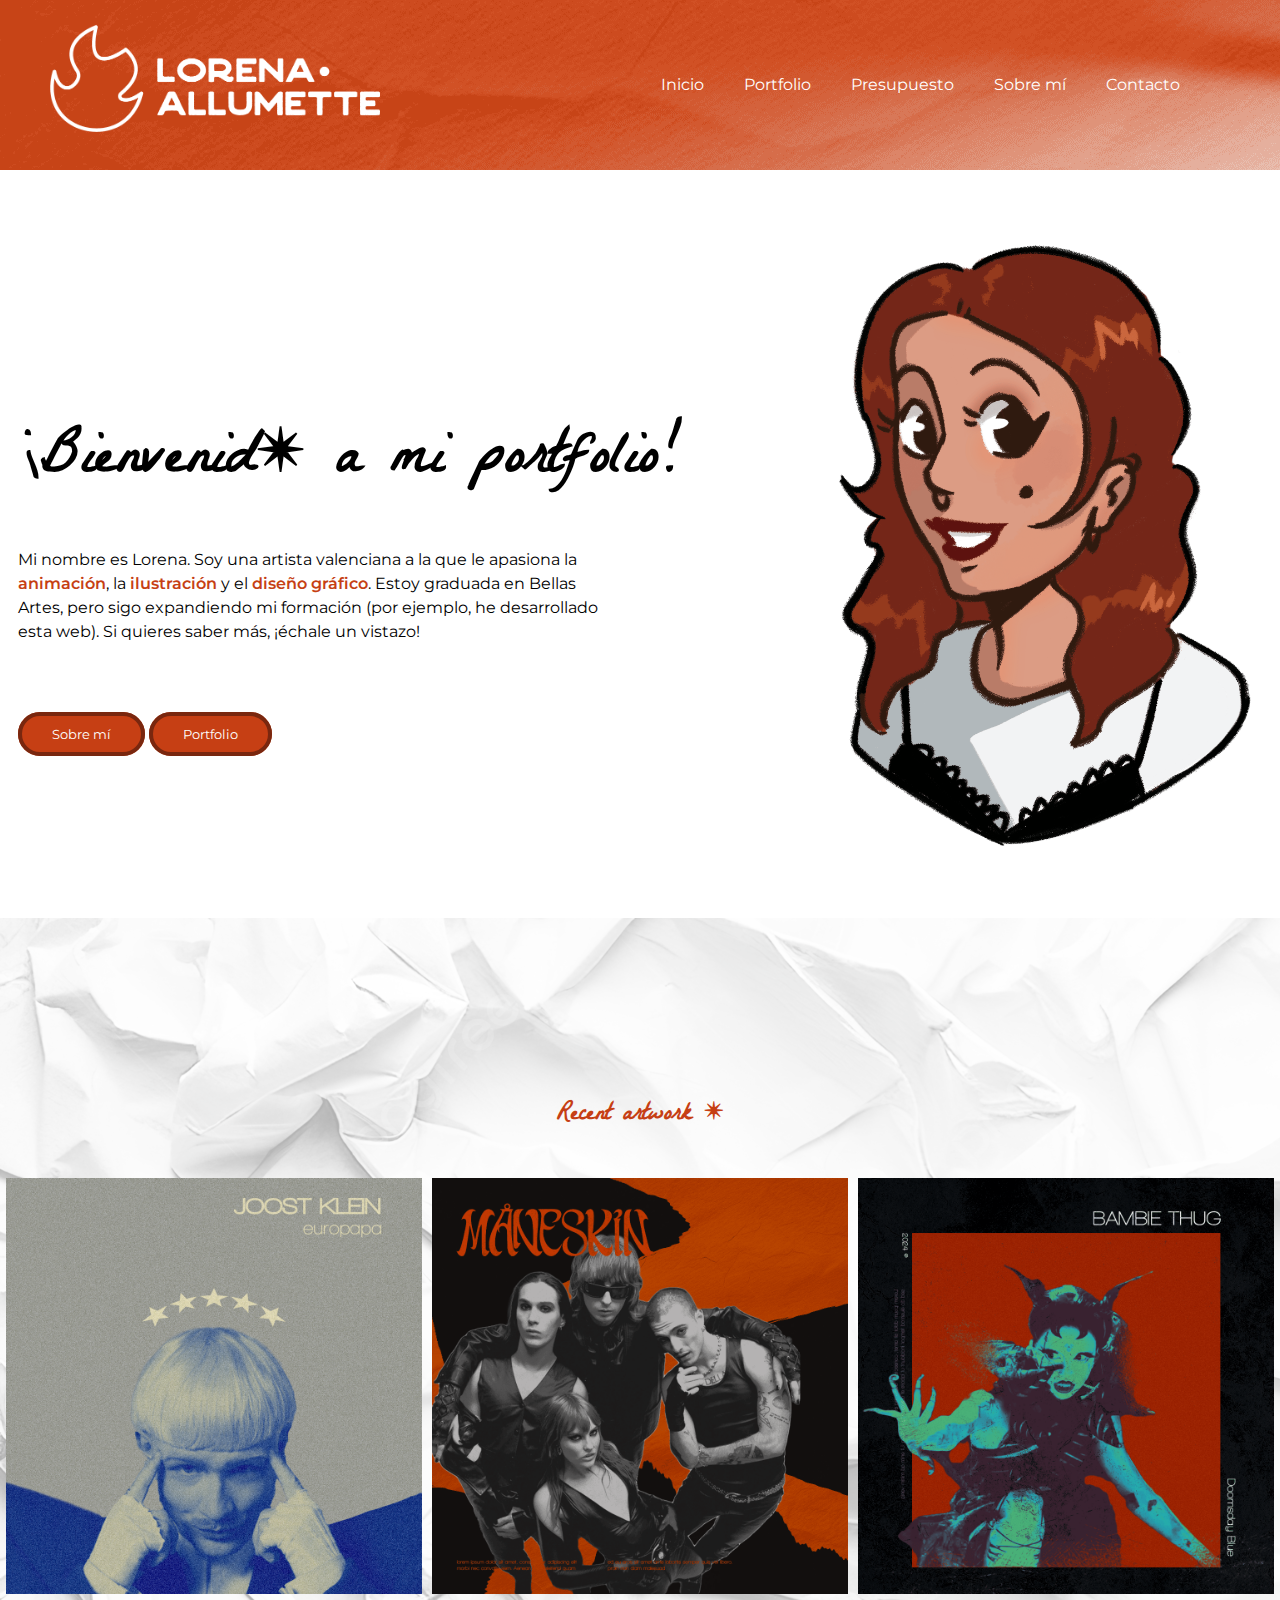
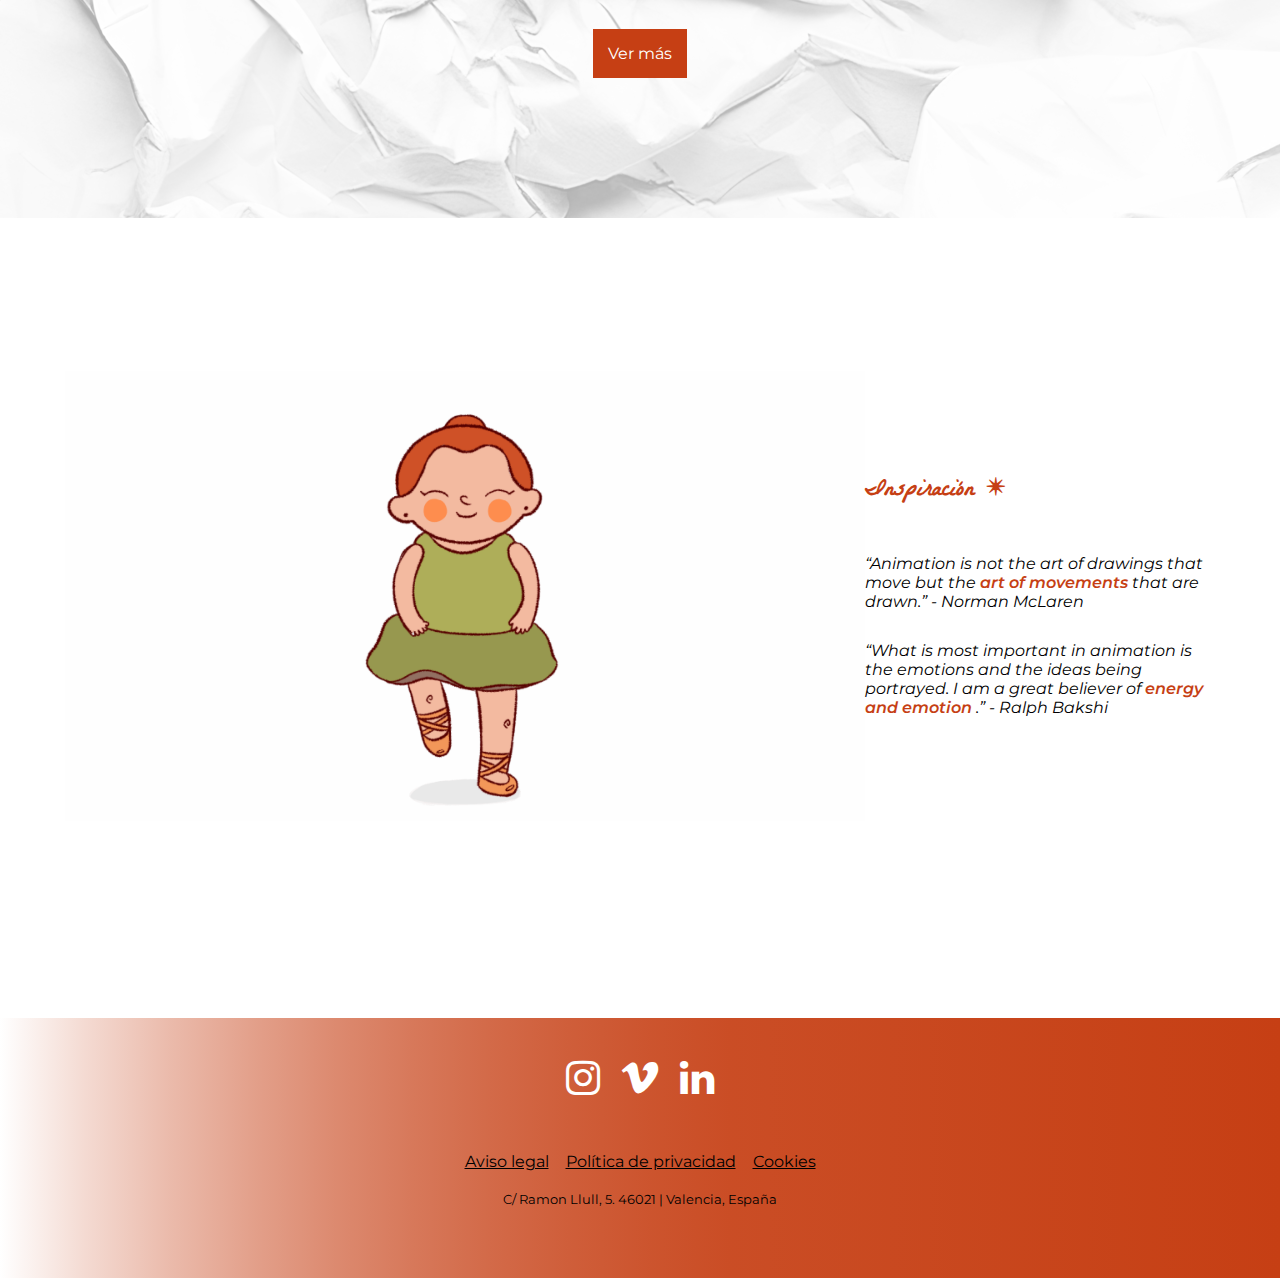
<file: index.html>
<!DOCTYPE html>
<html lang="es">
<head>
    <meta charset="UTF-8">
    <meta name="viewport" content="width=device-width, initial-scale=1.0">
    <title>Lorena Allumette</title>

    <!-- Icono en pestaña abierta-->
    <link rel="icon" href="./assets/flama_newcolor.png">

    <!-- Fonts -->
    <link rel="preconnect" href="https://fonts.googleapis.com">
    <link rel="preconnect" href="https://fonts.gstatic.com" crossorigin>
    <link href="https://fonts.googleapis.com/css2?family=Montserrat:ital,wght@0,100..900;1,100..900&display=swap" rel="stylesheet">

    <link rel="preconnect" href="https://fonts.googleapis.com">
    <link rel="preconnect" href="https://fonts.gstatic.com" crossorigin>
    <link href="https://fonts.googleapis.com/css2?family=Corinthia:wght@400;700&family=Creepster&family=La+Belle+Aurore&display=swap" rel="stylesheet">

    <!-- Iconos redes sociales -->
    <link rel="stylesheet" href="https://cdnjs.cloudflare.com/ajax/libs/font-awesome/4.7.0/css/font-awesome.css">
    <link rel="stylesheet" type="text/css" href="./css/estilos.css">
</head>

<body>
    <!-- Cabecera compuesta por un logo y la barra de navegación -->
    <header>
        <div id="banner">
            <img id="imagotipo"
            src="./assets/imagotipo_blanco.png" 
            width="788" 
            height="255" 
            alt="Imagotipo de una flama y texto a su derecha: Lorena Allumette"
            title="Imagotipo de Lorena Allumette">
        </div>    
        
        <div id="navbar">
            <div class="navbar-buttons">
                <a class="navegacion" href="./index.html">Inicio
                </a>
            </div>
            <div class="navbar-buttons">
                <a class="navegacion" href="./views/portfolio.html">Portfolio
                </a>
            </div>
            <div class="navbar-buttons">
                <a class="navegacion" href="./views/presupuesto.html">Presupuesto
                </a>
            </div>
            <div class="navbar-buttons">
                <a class="navegacion" href="./views/about.html">Sobre mí
                </a>
            </div>
            <div class="navbar-buttons">
                <a class="navegacion" href="./views/contacto.html">Contacto
                </a>
            </div> 
        </div>

    </header>
    
    <main>
        
        <!-- Sección 1: Introducción -->
        <section id="seccion1">
            <!-- Bienvenida, texto presentación, CTA-->
            <div>
                <h1 class="titulos">
                    ¡Bienvenid✴︎ a mi portfolio!
                </h1>
                <p class="texto-presentacion">
                    Mi nombre es Lorena. 
                    Soy una artista valenciana a la que le apasiona la <span class="negrita">animación</span>, la <span class="negrita">ilustración</span>
                    y el <span class="negrita">diseño gráfico</span>. Estoy graduada en Bellas Artes, pero sigo expandiendo mi formación (por ejemplo, he desarrollado esta web).
                    Si quieres saber más, ¡échale un vistazo! 
                </p>
    
                <a class="enlaces-presentacion" href="./views/about.html">Sobre mí</a>
                <a class="enlaces-presentacion" href="./views/portfolio.html">Portfolio</a>
            </div>
            
            <!-- Retrato/ilustración -->
            <div>
                <img id="portrait"
                src="./assets/icon.png"
                width="3423"
                height="4749"
                alt="Retrato digital en estilo 'cartoon' de Lorena Allumette"
                title="Icon estilo retrato de Lorena Allumette">
            </div>
        </section>

        <!-- Sección 2: Muestra de galería -->
        <section id="seccion2">

            <h2 class="subtitulo">Recent artwork ✴︎</h2>
            <div id="galeria-index">
                <img class="fotos" 
                src="./assets/joost_cuadrado.png"
                width="1000" 
                height="1000"
                alt="Diseño digital estilo CD de la canción eurovisiva 'Europapa' de Joost Klein"
                title="Diseño estilo CD de Joost Klein">
    
                <img class="fotos" 
                src="./assets/maneskin-poster.png"
                width="1000" 
                height="1000"
                alt="Diseño digital estilo CD del grupo italiano Maneskin"
                title="Diseño estilo CD de Maneskin">
    
                <img class="fotos" 
                src="./assets/bambie-poster.png"
                width="1000" 
                height="1000"
                alt="Diseño digital estilo CD de la canción eurovisiva 'Doomsday Blue' de Bambie Thug"
                title="Diseño estilo CD de Bambie Thug">
            </div>

            <!-- CTA portfolio/galería -->
            <div id="ver-mas-caja">
                <a class="ver-mas" href="./views/portfolio.html">Ver más</a>
            </div>

        </section>

        <!-- Sección 3 -->
        <section id="seccion3">
            <div>
                <img id="ballerina"
                src="./assets/ballerina.gif" 
                alt="Animación de 1 segundo de una niña bailarina en estilo cartoon"
                title="Ballerina Animation"
                width="1920"
                height="1080">
            </div>

            <div>
                <h2 class="subtitulo">Inspiración ✴︎</h2>
                <p class="quote">“Animation is not the art of drawings that move but the 
                    <span class="negrita">art of movements</span> that are drawn.” - Norman McLaren
                </p>
                <p class="quote">“What is most important in animation is the emotions and the ideas being portrayed. 
                    I am a great believer of <span class="negrita">energy and emotion</span> .”
                    - Ralph Bakshi
                </p>
            </div>
            
        </section>

    </main>

    <!-- Pie de página compuesto por tres iconos de redes sociales e información legal -->
    <footer id="pie-pagina">

        <div id="social-media">
            <a class="rrss" href="https://instagram.com/lorenallumette" target="_blank">
                <i class="fa fa-instagram"></i>
            </a>
            <a class="rrss" href="https://vimeo.com/user208402128" target="_blank">
                <i class="fa fa-vimeo"></i>
            </a>
            <a class="rrss" href="https://linkedin.com/in/lorenallumette" target="_blank">
                <i class="fa fa-linkedin"></i>
            </a>
        </div>

        <div id="aviso-legal">
            <div class="enlaces-footer">Aviso legal
            </div>
            <div class="enlaces-footer">Política de privacidad
            </div>
            <div class="enlaces-footer">Cookies
            </div>
        </div>
        <div id="direccion">C/ Ramon Llull, 5. 46021 | Valencia, España
        </div>
    
    </footer>

</body>
</html>
</file>
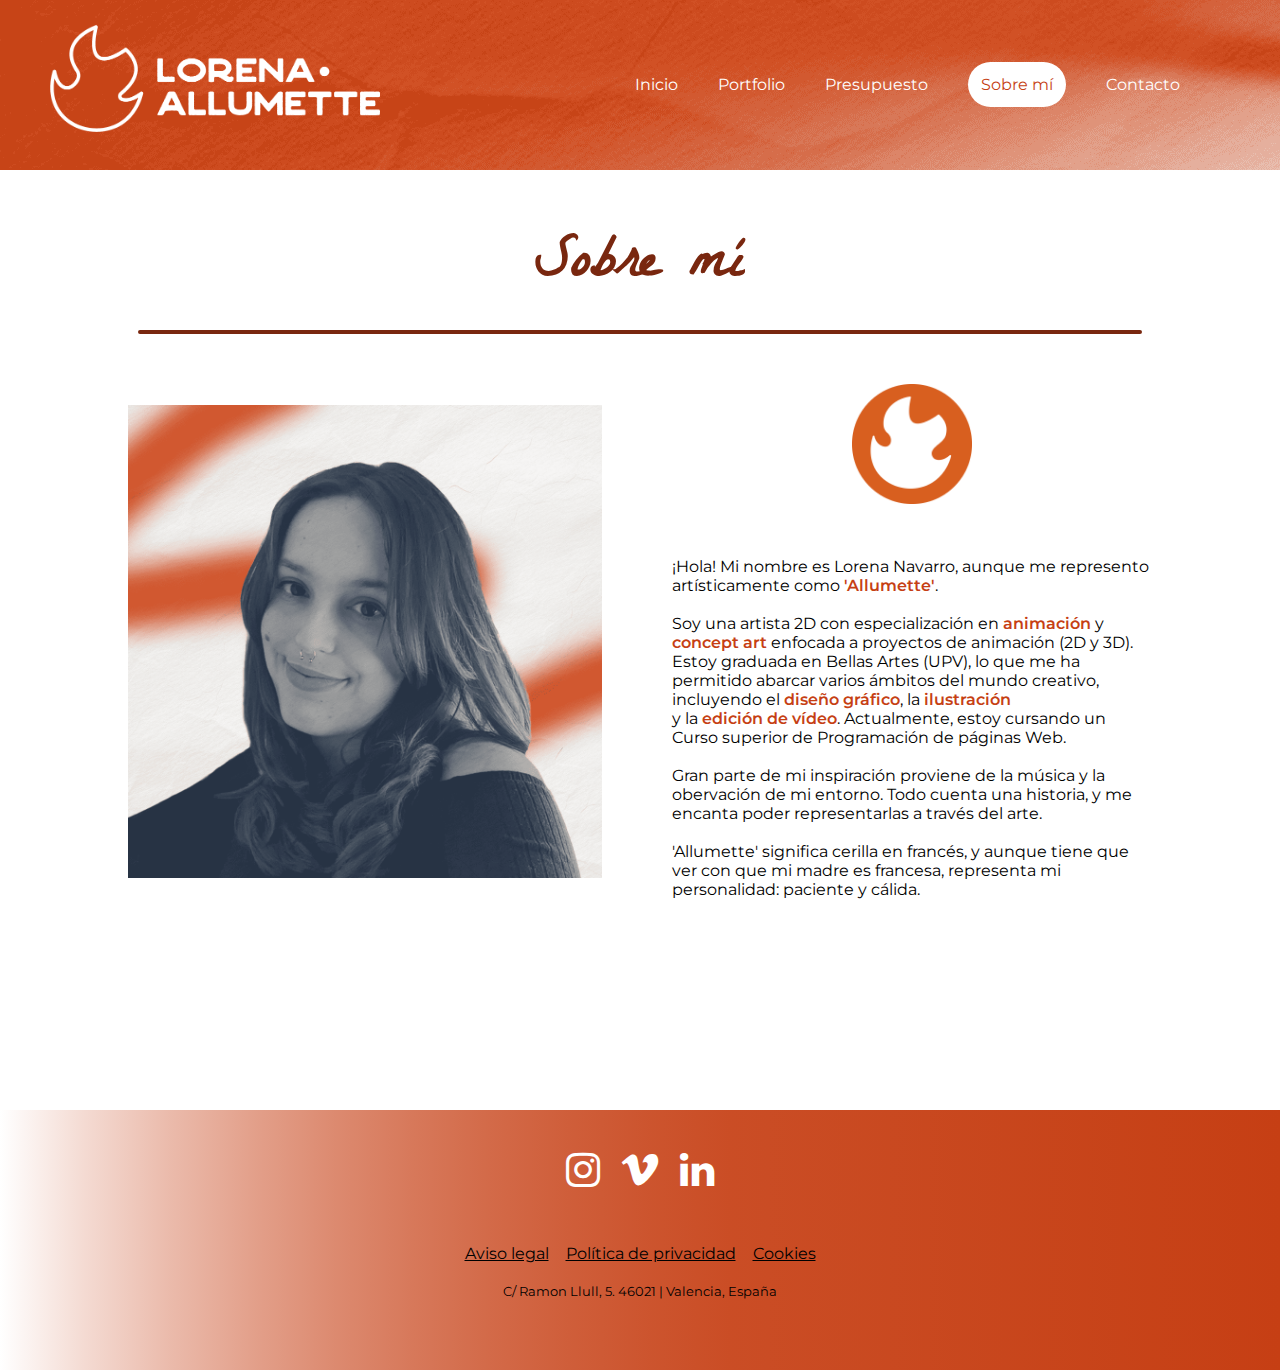
<file: views/about.html>
<!DOCTYPE html>
<html lang="es">
<head>
    <meta charset="UTF-8">
    <meta name="viewport" content="width=device-width, initial-scale=1.0">
    <title>Lorena Allumette</title>

    <!-- Icono en pestaña abierta-->
    <link rel="icon" href="./../assets/flama_newcolor.png">

    <!-- Fonts -->
    <link rel="preconnect" href="https://fonts.googleapis.com">
    <link rel="preconnect" href="https://fonts.gstatic.com" crossorigin>
    <link href="https://fonts.googleapis.com/css2?family=Montserrat:ital,wght@0,100..900;1,100..900&display=swap" rel="stylesheet">

    <link rel="preconnect" href="https://fonts.googleapis.com">
    <link rel="preconnect" href="https://fonts.gstatic.com" crossorigin>
    <link href="https://fonts.googleapis.com/css2?family=Corinthia:wght@400;700&family=Creepster&family=La+Belle+Aurore&display=swap" rel="stylesheet">

    <!-- Iconos redes sociales -->
    <link rel="stylesheet" href="https://cdnjs.cloudflare.com/ajax/libs/font-awesome/4.7.0/css/font-awesome.css">
    <link rel="stylesheet" type="text/css" href="./../css/estilos.css">
</head>

<body>
    <!-- Cabecera compuesta por un logo y la barra de navegación -->
    <header>
        <div id="banner">
            <img id="imagotipo"
            src="./../assets/imagotipo_blanco.png" 
            width="788" 
            height="255" 
            alt="Imagotipo de una flama y texto a su derecha: Lorena Allumette"
            title="Imagotipo de Lorena Allumette">
        </div>    
        
        <div id="navbar">
            <div class="navbar-buttons">
                <a class="navegacion" href="./../index.html">Inicio
                </a>
            </div>
            <div class="navbar-buttons">
                <a class="navegacion" href="./portfolio.html">Portfolio
                </a>
            </div>
            <div class="navbar-buttons">
                <a class="navegacion" href="./presupuesto.html">Presupuesto
                </a>
            </div>
            <div class="navbar-buttons">
                <a class="navegacion-actual" href="./about.html">Sobre mí
                </a>
            </div>
            <div class="navbar-buttons">
                <a class="navegacion" href="./contacto.html">Contacto
                </a>
            </div> 
        </div>

    </header>

    <main class="cuerpo-pagina">

        <div class="titulo-paginas">
            <h1 class="titulos">Sobre mí</h1>
        </div>
        <hr class="linea">

        <div id="contenido-sobreMi">

            <img id="retrato-foto"
            src="./../assets/portrait_pfp.png"
            alt="Fotografía selfie de Lorena Allumette"
            title="Fotografía de Lorena Allumette"
            width="1000"
            height="1000">

            <div id="contenido2-sobreMi">
                <div id="flama">
                    <img id="flama-foto"
                    src="./../assets/flama_newcolor.png"
                    alt="Icono estilo logotipo de Lorena Allumette"
                    title="Versión de logotipo de Lorena Allumette"
                    width="4167"
                    height="4167">
                </div>
                <div id="texto-sobreMi">
                    ¡Hola! Mi nombre es Lorena Navarro, aunque me represento artísticamente como <span class="negrita">'Allumette'</span>.

                    Soy una artista 2D con especialización en <span class="negrita"> animación </span>y <span class="negrita">concept art</span> enfocada a proyectos de animación (2D y 3D).
                    Estoy graduada en Bellas Artes (UPV), lo que me ha permitido abarcar varios ámbitos del mundo creativo,
                    incluyendo el <span class="negrita">diseño gráfico</span>, la <span class="negrita">ilustración</span> 
                    y la <span class="negrita">edición de vídeo</span>. Actualmente, estoy cursando un Curso superior de Programación de páginas Web. 

                    Gran parte de mi inspiración proviene de la música y la obervación de mi entorno. Todo cuenta una historia, y me encanta poder representarlas a través del arte.

                    'Allumette' significa cerilla en francés, y aunque tiene que ver con que mi madre es francesa, representa mi personalidad: paciente y cálida.
                </div>
            </div>
        </div>

    </main>

    <!-- Pie de página compuesto por tres iconos de redes sociales e información legal -->
    <footer id="pie-pagina">

        <div id="social-media">
            <a class="rrss" href="https://instagram.com/lorenallumette" target="_blank">
                <i class="fa fa-instagram"></i>
            </a>
            <a class="rrss" href="https://vimeo.com/user208402128" target="_blank">
                <i class="fa fa-vimeo"></i>
            </a>
            <a class="rrss" href="https://linkedin.com/in/lorenallumette" target="_blank">
                <i class="fa fa-linkedin"></i>
            </a>
        </div>

        <div id="aviso-legal">
            <div class="enlaces-footer">Aviso legal
            </div>
            <div class="enlaces-footer">Política de privacidad
            </div>
            <div class="enlaces-footer">Cookies
            </div>
        </div>
        <div id="direccion">C/ Ramon Llull, 5. 46021 | Valencia, España
        </div>

    </footer>
    
</body>
</html>
</file>
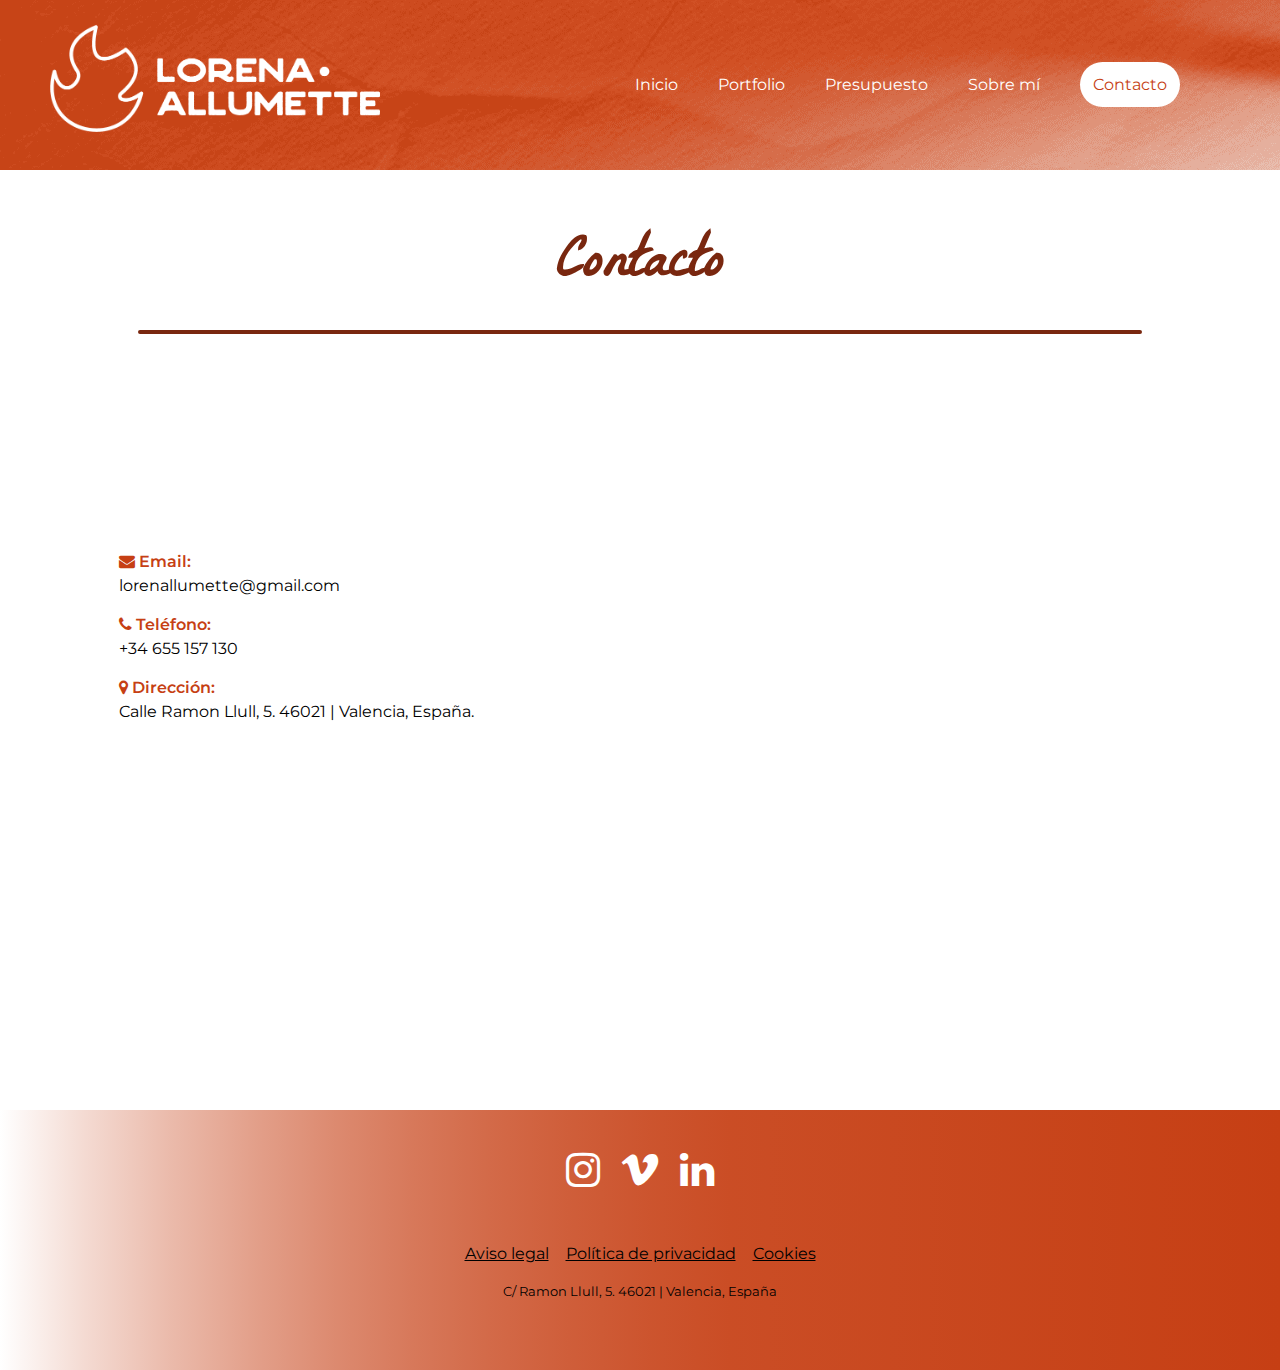
<file: views/contacto.html>
<!DOCTYPE html>
<html lang="es">
<head>
    <meta charset="UTF-8">
    <meta name="viewport" content="width=device-width, initial-scale=1.0">
    <title>Lorena Allumette</title>

    <!-- Icono en pestaña abierta-->
    <link rel="icon" href="./../assets/flama_newcolor.png">

    <!-- Fonts -->
    <link rel="preconnect" href="https://fonts.googleapis.com">
    <link rel="preconnect" href="https://fonts.gstatic.com" crossorigin>
    <link href="https://fonts.googleapis.com/css2?family=Montserrat:ital,wght@0,100..900;1,100..900&display=swap" rel="stylesheet">

    <link rel="preconnect" href="https://fonts.googleapis.com">
    <link rel="preconnect" href="https://fonts.gstatic.com" crossorigin>
    <link href="https://fonts.googleapis.com/css2?family=Corinthia:wght@400;700&family=Creepster&family=La+Belle+Aurore&display=swap" rel="stylesheet">

    <!-- Iconos redes sociales -->
    <link rel="stylesheet" href="https://cdnjs.cloudflare.com/ajax/libs/font-awesome/4.7.0/css/font-awesome.css">
    <link rel="stylesheet" type="text/css" href="./../css/estilos.css">
</head>

<body>
    <!-- Cabecera compuesta por un logo y la barra de navegación -->
    <header>
        <div id="banner">
            <img id="imagotipo"
            src="./../assets/imagotipo_blanco.png" 
            width="788" 
            height="255" 
            alt="Imagotipo de una flama y texto a su derecha: Lorena Allumette"
            title="Imagotipo de Lorena Allumette">
        </div>    
        
        <div id="navbar">
            <div class="navbar-buttons">
                <a class="navegacion" href="./../index.html">Inicio
                </a>
            </div>
            <div class="navbar-buttons">
                <a class="navegacion" href="./portfolio.html">Portfolio
                </a>
            </div>
            <div class="navbar-buttons">
                <a class="navegacion" href="./presupuesto.html">Presupuesto
                </a>
            </div>
            <div class="navbar-buttons">
                <a class="navegacion" href="./about.html">Sobre mí
                </a>
            </div>
            <div class="navbar-buttons">
                <a class="navegacion-actual" href="./contacto.html">Contacto
                </a>
            </div> 
        </div>

    </header>

    <main class="cuerpo-pagina">
        <div class="titulo-paginas">
            <h1 class="titulos">Contacto</h1>
        </div>

        <hr class="linea">

        <!-- Sección con información de contacto -->
        <div id="contenido-contacto">

            <div id="informacion">
                <div class="informacion-A">
                    <div class="contacto-iconos">
                        <i class="fa fa-envelope"></i>
                        <a id="enlace-contacto" href="mailto:@correo.com">Email:</a>
                    </div>
                    <div>lorenallumette@gmail.com</div>
                </div>

                <div class="informacion-A">
                    <div class="contacto-iconos">
                        <i class="fa fa-phone"></i> 
                    Teléfono:
                    </div>
                    <div>+34 655 157 130</div>
                </div>

                <div class="informacion-A">
                    <div class="contacto-iconos">
                        <i class="fa fa-map-marker"></i> 
                        Dirección:
                    </div>
                    <div>Calle Ramon Llull, 5. 
                        46021 | Valencia, España.
                    </div>

                </div>
            </div>

            <!-- Sección de un mapa de Google con la ubicación -->
            <div>
                <iframe
                src="https://www.google.com/maps/embed?pb=!1m18!1m12!1m3!1d3079.739516100103!2d-0.3502380236334329!3d39.47521301240382!2m3!1f0!2f0!3f0!3m2!1i1024!2i768!4f13.1!3m3!1m2!1s0xd6048900b5bc601%3A0xd9ceacf57f47eb7b!2sCarrer%20de%20Ramon%20Llull%2C%205%2C%20Algir%C3%B3s%2C%2046021%20Val%C3%A8ncia!5e0!3m2!1ses!2ses!4v1729433453132!5m2!1ses!2ses" 
                width="600" 
                height="500" 
                style="border:0;" 
                allowfullscreen="" 
                loading="lazy" 
                referrerpolicy="no-referrer-when-downgrade"></iframe>
            </div>
        </div>

    </main>

    <!-- Pie de página compuesto por tres iconos de redes sociales e información legal -->
    <footer id="pie-pagina">

        <div id="social-media">
            <a class="rrss" href="https://instagram.com/lorenallumette" target="_blank">
                <i class="fa fa-instagram"></i>
            </a>
            <a class="rrss" href="https://vimeo.com/user208402128" target="_blank">
                <i class="fa fa-vimeo"></i>
            </a>
            <a class="rrss" href="https://linkedin.com/in/lorenallumette" target="_blank">
                <i class="fa fa-linkedin"></i>
            </a>
        </div>

        <div id="aviso-legal">
            <div class="enlaces-footer">Aviso legal
            </div>
            <div class="enlaces-footer">Política de privacidad
            </div>
            <div class="enlaces-footer">Cookies
            </div>
        </div>
        <div id="direccion">C/ Ramon Llull, 5. 46021 | Valencia, España
        </div>

    </footer>

</body>
</html>
</file>
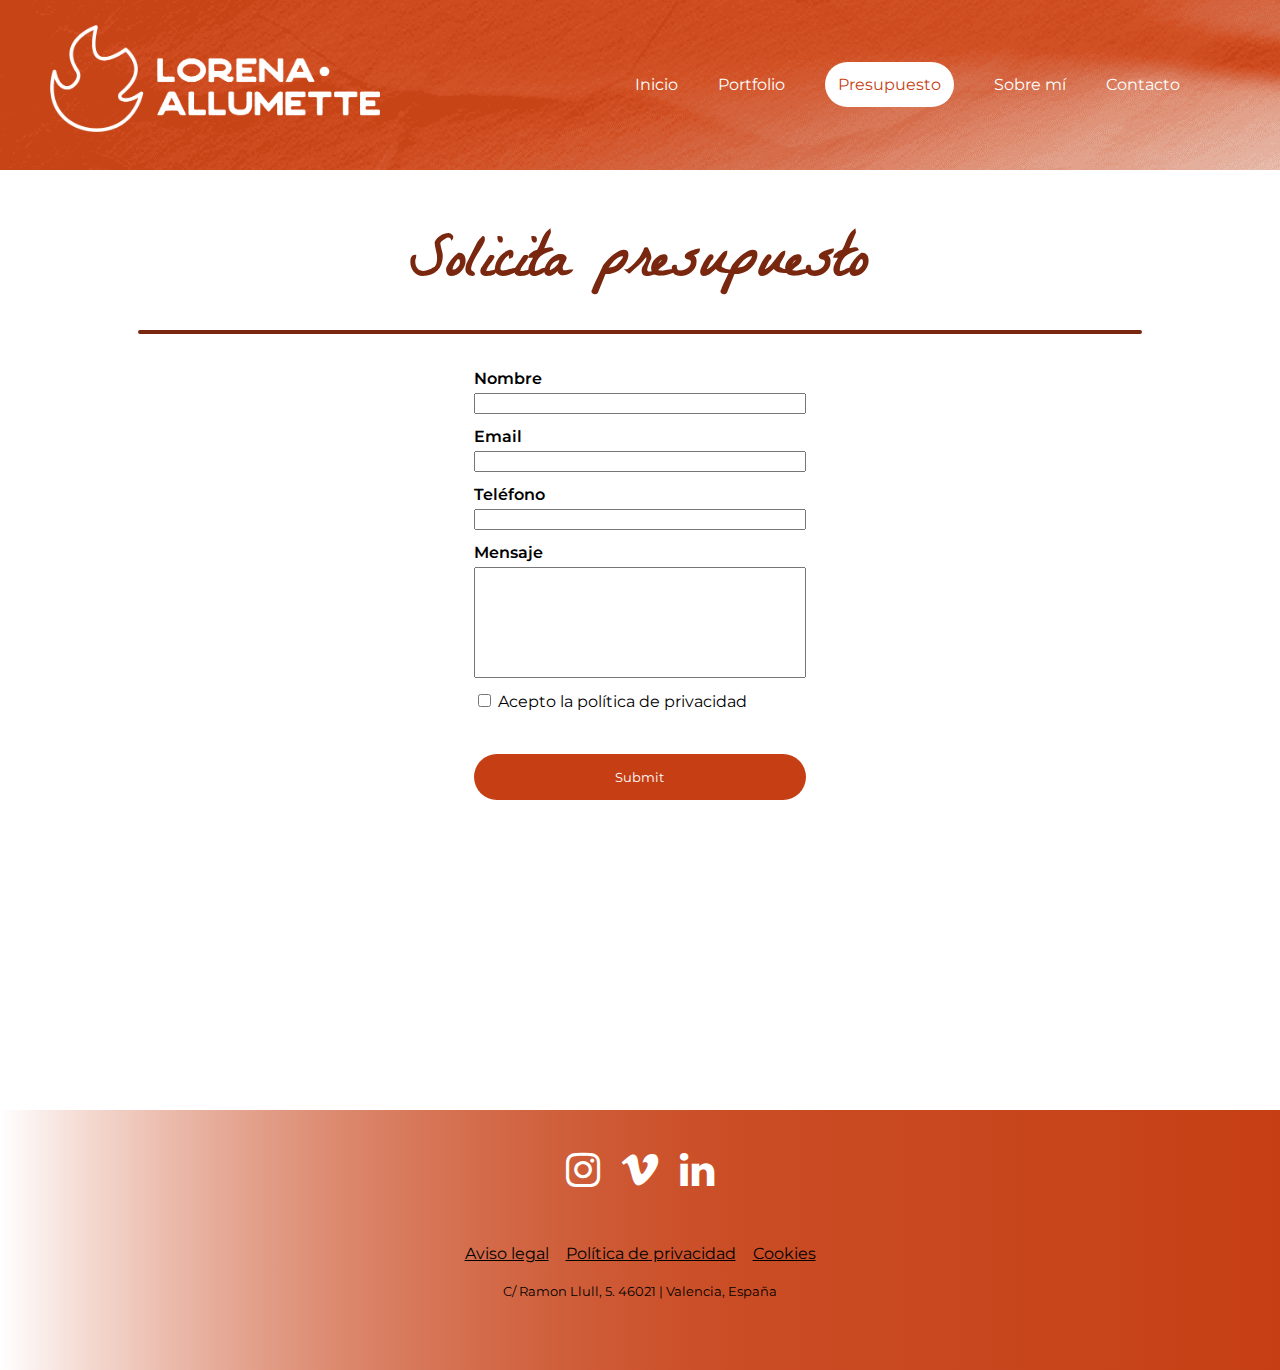
<file: views/presupuesto.html>
<!DOCTYPE html>
<html lang="es">
<head>
    <meta charset="UTF-8">
    <meta name="viewport" content="width=device-width, initial-scale=1.0">
    <title>Lorena Allumette</title>

    <!-- Icono en pestaña abierta-->
    <link rel="icon" href="./../assets/flama_newcolor.png">

    <!-- Fonts -->
    <link rel="preconnect" href="https://fonts.googleapis.com">
    <link rel="preconnect" href="https://fonts.gstatic.com" crossorigin>
    <link href="https://fonts.googleapis.com/css2?family=Montserrat:ital,wght@0,100..900;1,100..900&display=swap" rel="stylesheet">

    <link rel="preconnect" href="https://fonts.googleapis.com">
    <link rel="preconnect" href="https://fonts.gstatic.com" crossorigin>
    <link href="https://fonts.googleapis.com/css2?family=Corinthia:wght@400;700&family=Creepster&family=La+Belle+Aurore&display=swap" rel="stylesheet">

    <!-- Iconos redes sociales -->
    <link rel="stylesheet" href="https://cdnjs.cloudflare.com/ajax/libs/font-awesome/4.7.0/css/font-awesome.css">
    <link rel="stylesheet" type="text/css" href="./../css/estilos.css">
</head>

<body>
    <!-- Cabecera compuesta por un logo y la barra de navegación -->
    <header>
        <div id="banner">
            <img id="imagotipo"
            src="./../assets/imagotipo_blanco.png" 
            width="788" 
            height="255" 
            alt="Imagotipo de una flama y texto a su derecha: Lorena Allumette"
            title="Imagotipo de Lorena Allumette">
        </div>    
        
        <div id="navbar">
            <div class="navbar-buttons">
                <a class="navegacion" href="./../index.html">Inicio
                </a>
            </div>
            <div class="navbar-buttons">
                <a class="navegacion" href="./portfolio.html">Portfolio
                </a>
            </div>
            <div class="navbar-buttons">
                <a class="navegacion-actual" href="./presupuesto.html">Presupuesto
                </a>
            </div>
            <div class="navbar-buttons">
                <a class="navegacion" href="./about.html">Sobre mí
                </a>
            </div>
            <div class="navbar-buttons">
                <a class="navegacion" href="./contacto.html">Contacto
                </a>
            </div> 
        </div>

    </header>


    <main class="cuerpo-pagina">

        <div class="titulo-paginas">
            <h1 class="titulos">Solicita presupuesto</h1>
        </div>
        <hr class="linea">

        <!--Formulario de presupuesto-->
        <form method="POST" enctype="multipart/form-data">

            <div id="formulario">
                <div class="formulario-campo">
                    <label class="formulario-titulo" for="name">Nombre</label>
                    <input type="text" 
                    name="user_name" 
                    id="name" 
                    pattern="[a-zA-Z]{3,48}"
                    required>
                </div>
                
                <div class="formulario-campo">
                    <label class="formulario-titulo" for="email">Email</label>
                    <input type="email" 
                    name="user_email" 
                    id="email" 
                    pattern="^[a-zA-Z0-9.!#$%&’*+/=?^_`{|}~-]+@[a-zA-Z0-9-]+(?:\.[a-zA-Z0-9-]+)*$"
                    required>
                </div>
                
                <div class="formulario-campo">
                    <label class="formulario-titulo" for="tel">Teléfono</label>
                    <input type="tel" 
                    name="user_telefono" 
                    id="tel"
                    pattern="[0-9]{9}">
                </div>
                
                <div class="formulario-campo">
                    <label class="formulario-titulo" for="msg">Mensaje</label>
                    <textarea id="msg" 
                    name="user_text" 
                    rows="7" 
                    cols="30" 
                    minlength="50"
                    maxlength="300"
                    required></textarea>
                </div>
            
                <div class="formulario-campo">
                    <label id="cbox-label">
                    <input type="checkbox" id="cbox-privacy" value="cbox_privacy" required> Acepto la política de privacidad
                    </label>
                </div>

                <div class="formulario-campo">
                    <input id="boton-envio" type="submit">
                </div>
                
            </div>

        </form>

    </main>

    <!-- Pie de página compuesto por tres iconos de redes sociales e información legal -->
    <footer id="pie-pagina">

        <div id="social-media">
            <a class="rrss" href="https://instagram.com/lorenallumette" target="_blank">
                <i class="fa fa-instagram"></i>
            </a>
            <a class="rrss" href="https://vimeo.com/user208402128" target="_blank">
                <i class="fa fa-vimeo"></i>
            </a>
            <a class="rrss" href="https://linkedin.com/in/lorenallumette" target="_blank">
                <i class="fa fa-linkedin"></i>
            </a>
        </div>

        <div id="aviso-legal">
            <div class="enlaces-footer">Aviso legal
            </div>
            <div class="enlaces-footer">Política de privacidad
            </div>
            <div class="enlaces-footer">Cookies
            </div>
        </div>
        <div id="direccion">C/ Ramon Llull, 5. 46021 | Valencia, España
        </div>

    </footer>

</body>
</html>
</file>
<file: css/estilos.css>
body{
    margin: 0;
    font-family: "Montserrat", sans-serif;
    width: 100%;
    overflow-x: hidden;
}

.navegacion{
    text-decoration: none;
    font-weight: 400;
    color: white;
    font-family: "Montserrat", sans-serif;
}

.navegacion:hover{
    color: black;
    transition-duration: 0.8s;
}

.navegacion-actual{
    background-color: white;
    padding: 13px;
    border-radius: 90px;
    color: #c63f14;
    text-decoration: none;

}

#banner{
    height: 170px;
    background-image: url(./../assets/banner.png);
    position: relative;
    z-index: -1;
}

#imagotipo{
    width: 330px;
    height: auto;
    position: absolute;
    top: 25px;
    left: 50px;
    z-index: 0;
}

#navbar{
    display: flex;
    flex-flow: row wrap;
    justify-content: right;
    column-gap: 40px;
    row-gap: 10px;
    position: absolute;
    right: 100px;
    top: 75px;
    z-index: 0;
}

#seccion1{
    display: flex;
    flex-flow: row wrap;
    gap: 130px;
    align-items: center;
    justify-content: center;
    margin-bottom: 50px;
    margin-top: 70px;
}

#portrait{
    width: 450px;
    height: auto;
}

.titulos{
    font-family: La belle aurore;
    font-size: 60px;
    margin-bottom: 0;
}

.texto-presentacion{
    width: 600px;
    line-height: 1.5;
    margin-bottom: 80px;
    margin-top: 30px;
}

.negrita{
    font-weight: 600;
    color: #c63f14;
}

.cursiva{
    font-style: italic;
}

.subtitulo{
    color: #c63f14;
    margin-bottom: 40px;
    font-family: la belle aurore;
}

.quote{
    font-style: italic;
    width: 350px;
    margin-bottom: 30px;
}

.enlaces-presentacion{
    color: white;
    background-color: #c63f14;
    border: 4px solid #79270f;
    text-decoration: none;
    border-radius: 500px;
    padding-inline: 30px;
    padding-block: 10px;
    font-size: 13px;
}

.enlaces-presentacion:hover{
    color: white;
    background-color: #943417;
    transition-duration: 0.5s;
}

#seccion2{
    background-image: url(./../assets/paper.png);
    height: 900px;
    display: flex;
    flex-direction: column;
    align-items: center;
    justify-content: center;
}

#galeria-index{
    display: flex;
    flex-flow: row wrap;
    justify-content: center;
    gap: 10px;
    overflow-x: hidden;
}

.fotos{
    width: 32.5%;
    height: auto;

}

.ver-mas{
    color: white;
    text-decoration: none;
    background-color: #c63f14;
    padding: 15px;
}
.ver-mas:hover{
    color: black;
    transition-duration: 1s;
}

#ver-mas-caja{
    margin-top: 50px;
}

#seccion3{
    width: 100%;
    height: 600px;
    display: flex;
    flex-flow: row wrap;
    align-items: center;
    justify-content: center;
    margin-bottom: 120px;
    margin-top: 80px;
}

#ballerina{
    width: 800px;
    height: auto;
}

#pie-pagina{
    height: 260px;
    background: linear-gradient(-90deg, #c63f14, 80%, white);

}

#social-media{
    display: flex;
    flex-flow: row nowrap;
    gap: 20px;
    justify-content: center;
    font-size: 40px;
    padding-bottom: 50px;
    padding-top: 35px;
}

.rrss{
    color: white;
    text-decoration: none;
}
.rrss:hover{
    color: black;
}

#aviso-legal{
    display: flex;
    flex-flow: row nowrap;
    justify-content: center;
    gap: 17px;
    text-decoration: underline;
}

.enlaces-footer{
    color: black;
}
.enlaces-footer:hover{
    color: white;
    cursor: pointer;
}

#direccion{
    margin-top: 20px;
    font-size: small;
    text-align: center;
}

.cuerpo-pagina{
    margin-left: 15px;
    margin-right: 15px;
    min-height: 100vh;
}
.titulo-paginas{
    text-align: center;
    color: #79270f;
}

.linea{
    color: #79270f;
    width: 1000px;
    background-color: #79270f;
    border: 2px solid #79270f;
    border-radius: 50px;
}
.seccion{
    text-align: center;
    margin-bottom: 20px;
    font-family: la belle aurore;
    font-size: 28px;
    color: #943417;
}

.texto-diseño{
    width: 800px;
    padding-left: 30px;
}

#design{
    display: flex;
    flex-direction: row;
    align-items: flex-start;
    justify-content: center;
    gap: 15px;
    margin-bottom: 70px;
}

#branding1{
    width: 30vw;
    height: auto;
}

#branding2{
    width: 100%;
    height: auto;
}

.poster-instagram{
    width: 30%;
    height: 1%;
}

.galeria-B{
    display: flex;
    flex-flow: row wrap;
    justify-content: center;
    gap: 15px;
    margin-bottom: 70px;
}

.poster-cuadrado{
    width: 40%;
    height: 1%;
}

.galeria-C{
    display: flex;
    flex-flow: row wrap;
    justify-content: center;
}

.comic{
    width: 50%;
    height: 1%;
}

.seccionB{
    text-align: center;
    font-family: la belle aurore;
    font-size: 28px;
    color: #943417;
    margin: 0;
}

.galeria-D{
    display: flex;
    flex-flow: row wrap;
    justify-content: center;
    gap: 15px;
    margin-bottom: 70px;
}

.concept{
    width: 49%;
    height: 1%;
}

.concept2{
    width: 42%;
    height: 1%;
}

.concept3{
    width: 27%;
    height: 1%;
}

.galeria-E{
    display: flex;
    flex-flow: row wrap;
    justify-content: center;
}

#video-contenido{
    display: flex;
    justify-content: center;
    margin-bottom: 70px;

}
#demoreel{
    width: 80%;
}


#formulario{
    display: grid;
    width: 26vw;
    margin: 0 auto 0;
    margin-top: 35px;
    margin-bottom: 50px;
}

.formulario-campo{
    display: grid;
    width: 100%;
    margin-bottom: 13px;
}

.formulario-titulo{
    font-weight: 600;
    margin-bottom: 5px;
}

#boton-envio{
    background-color: #c63f14;
    color: white;
    border: 0;
    border-radius: 70px;
    padding: 15px;
    font-family: montserrat;
    margin-top: 30px;
}

#boton-envio:hover{
    background-color: #943417;
    cursor: pointer;
}

#msg{
    resize: none;
}

#contenido-sobreMi{
display: flex;
flex-flow: row wrap;
margin-top: 50px;
margin-bottom: 70px;
align-items: center;
justify-content: center;
gap: 70px;
}

#retrato-foto{
    width:37vw;
    height: 1%;
}

#contenido2-sobreMi{
    display: flex;
    flex-flow: column nowrap;
    align-items: center;
    justify-content: center;
}

#texto-sobreMi{
    width: 480px;
    white-space: pre-line;
}

#flama-foto{
    width: 120px;
    height: 1%;
    margin-bottom: 30px;
}

#informacion{
margin-right: 88px;;
}


#enlace-contacto{
    text-decoration: none;
    color: #c63f14;
}
#enlace-contacto:hover{
    color: black;
    transition-duration: 0.5s;
}

#contenido-contacto{
    display: flex;
    flex-flow: row nowrap;
    justify-content: center;
    align-items:center;
    margin-top: 60px;
}

.contacto-iconos{
    font-weight: 600;
    color: #c63f14;
    margin-bottom: 5px;
}

.informacion-A{
    margin-bottom: 20px;
}
</file>
